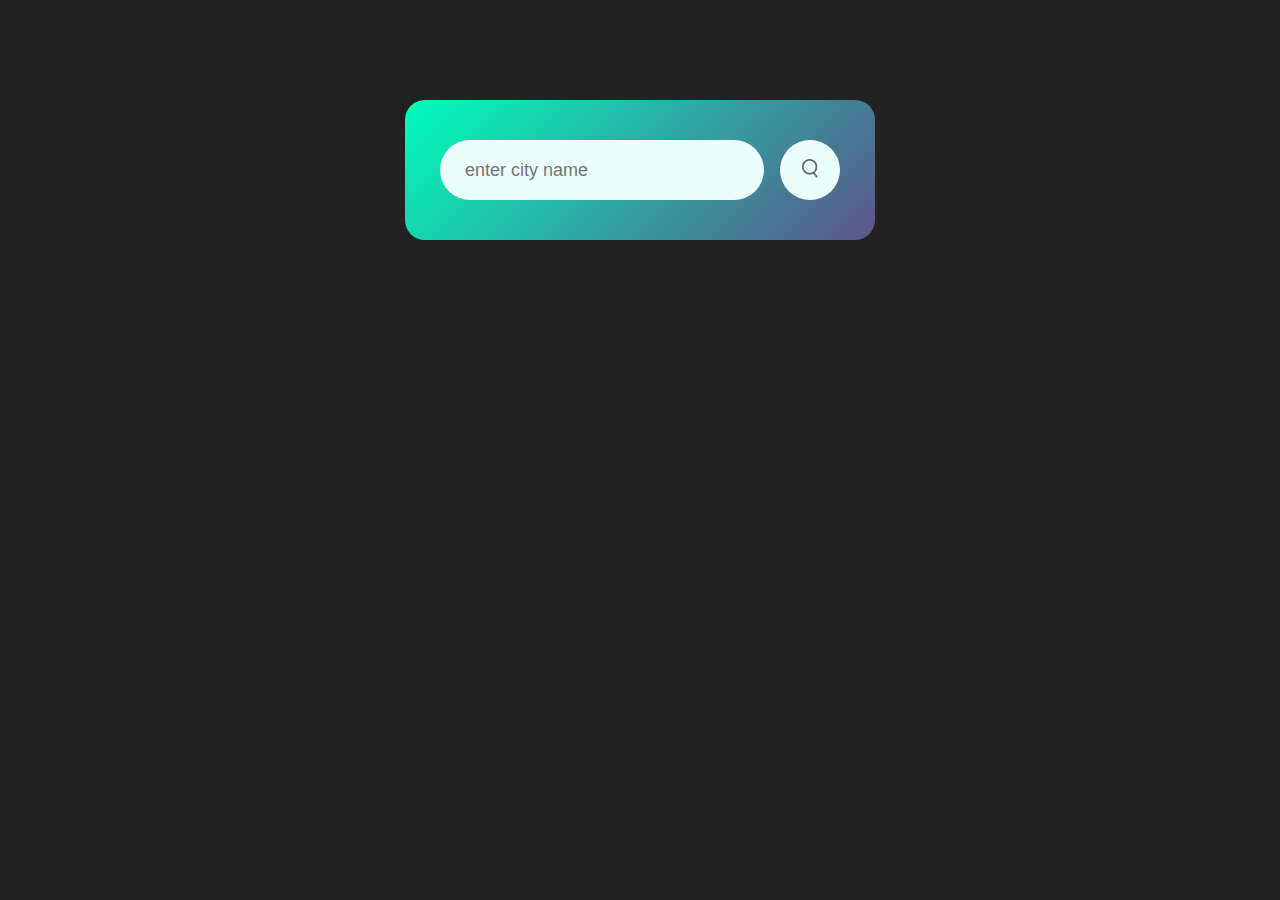
<file: Web Designing Projects/Project_01/weather-app/index.html>
<!DOCTYPE html>
<html lang="en">
<head>
    <meta charset="UTF-8">
    <meta name="viewport" content="width=device-width, initial-scale=1.0">
    <title>Weather App</title>
    <link rel="stylesheet" href="style.css">
</head>
<body>
    <div class="card">
        <div class="search">
            <input type="text" placeholder="enter city name" spellcheck="false">
            <button><img src="images/search.png"></button>
        </div> 
        <div class="error">
            <p>Invalid city name</p>
        </div>
        <div class="weather">
            <img src="images/rain.png" class="weather-icon">
            <h1 class="temp">22°c</h1>
            <h2 class="city">New York</h2>
            <div class="details">
                <div class="col">
                    <img src="images/humidity.png">
                    <div>
                        <p class="humidity">50%</p>
                        <p>Humidity</p>
                    </div>
                </div>
                <div class="col">
                    <img src="images/wind.png">
                    <div>
                        <p class="wind">15 km/h</p>
                        <p>Wind Speed</p>
                    </div>
                </div>
            </div>
            

        </div>
    </div>
    <script>
        const apikey = "a1ce9b9c29f4460a104e1901b9571a71";
        const apiUrl = "https://api.openweathermap.org/data/2.5/weather?units=metric&q=";

        const searchBox = document.querySelector(".search input");
        const searchBtn = document.querySelector(".search button");
        const weatherIcon = document.querySelector(".weather-icon");

        async function checkWeather(city) {
            const response = await fetch(apiUrl + city + `&appid=${apikey}`);
            
            
            if(response.status == 404){
                document.querySelector(".error").style.display = "block";
                document.querySelector(".weather").style.display = "none";
            } else{

                var data = await response.json();

            console.log(data);

            document.querySelector(".city").innerHTML = data.name;
            document.querySelector(".temp").innerHTML = Math.round(data.main.temp) + "°c";
            document.querySelector(".humidity").innerHTML = data.main.humidity + "%";
            document.querySelector(".wind").innerHTML = data.wind.speed + " km/h";

            if(data.weather[0].main == "Clouds"){
                weatherIcon.src = "images/clouds.png";
            }
            else if(data.weather[0].main == "Clear"){
                weatherIcon.src = "images/clear.png";
            }
            else if(data.weather[0].main == "Rain"){
                weatherIcon.src = "images/rain.png";
            }
            else if(data.weather[0].main == "Drizzle"){
                weatherIcon.src = "images/drizzle.png";
            }
            else if(data.weather[0].main == "Mist"){
                weatherIcon.src = "images/mist.png";
            }

            document.querySelector(".weather").style.display = "block";
            document.querySelector(".error").style.display = "none";
            }
            
        }


        searchBtn.addEventListener("click", ()=>{
            checkWeather(searchBox.value);
        })

        checkWeather();
    </script>
    
</body>
</html>
</file>
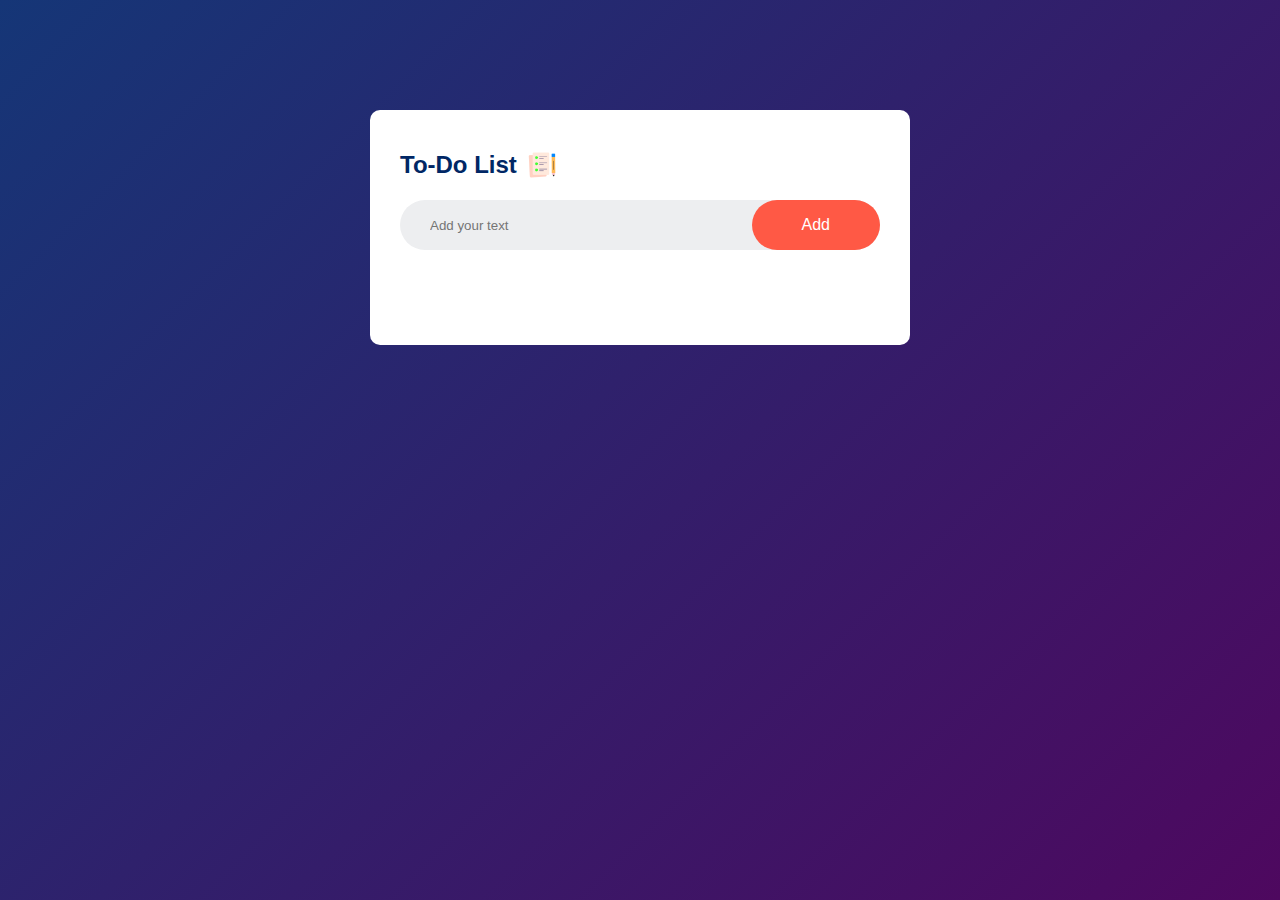
<file: Web Designing Projects/Project_02/To-Do list/index.html>
<!DOCTYPE html>
<html lang="en">
<head>
    <meta charset="UTF-8">
    <meta name="viewport" content="width=device-width, initial-scale=1.0">
    <title>To-Do List</title>
    <link rel="stylesheet" href="style.css">
</head>
<body>
    <div class="container">
        <div class="todo-app">
            <h2>To-Do List <img src="images/icon.png" ></h2>
            <div class="row">
                <input type="text" id="input-box" placeholder="Add your text">
                <button onclick="addTask()">Add</button>
            </div>
            <ul id="list-container">
                <!-- <li class="checked">Task 1</li>
                <li>Task 2</li>
                <li>Task 3</li> -->
            </ul>
        </div>
    </div> 
    <script src="script.js"></script>  
</body>
</html>
</file>
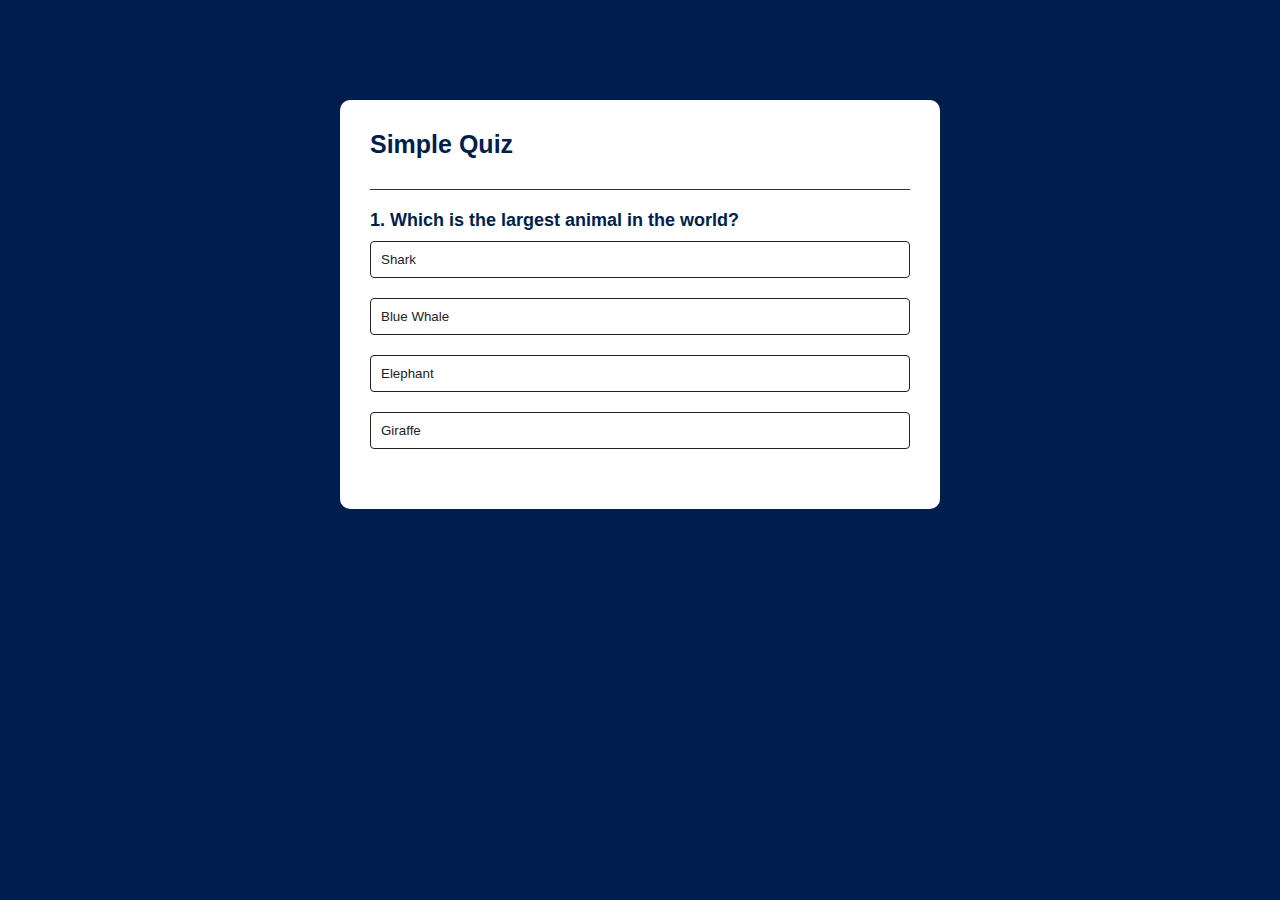
<file: Web Designing Projects/Project_03/Quiz App/index.html>
<!DOCTYPE html>
<html lang="en">
<head>
    <meta charset="UTF-8">
    <meta name="viewport" content="width=device-width, initial-scale=1.0">
    <title>Quiz App</title>
    <link rel="stylesheet" href="style.css">
</head>
<body>
    <div class="app">
        <h1>Simple Quiz</h1>
        <div class="quiz">
            <h2 id="question">Question goes here</h2>
            <div id="answer-buttons">
                <button class="btn">Answer 1</button>
                <button class="btn">Answer 2</button>
                <button class="btn">Answer 3</button>
                <button class="btn">Answer 4</button>
            </div>
            <button id="next-btn">Next</button>
        </div>
    </div>
    <script src="script.js"></script>  
</body>
</html>
</file>
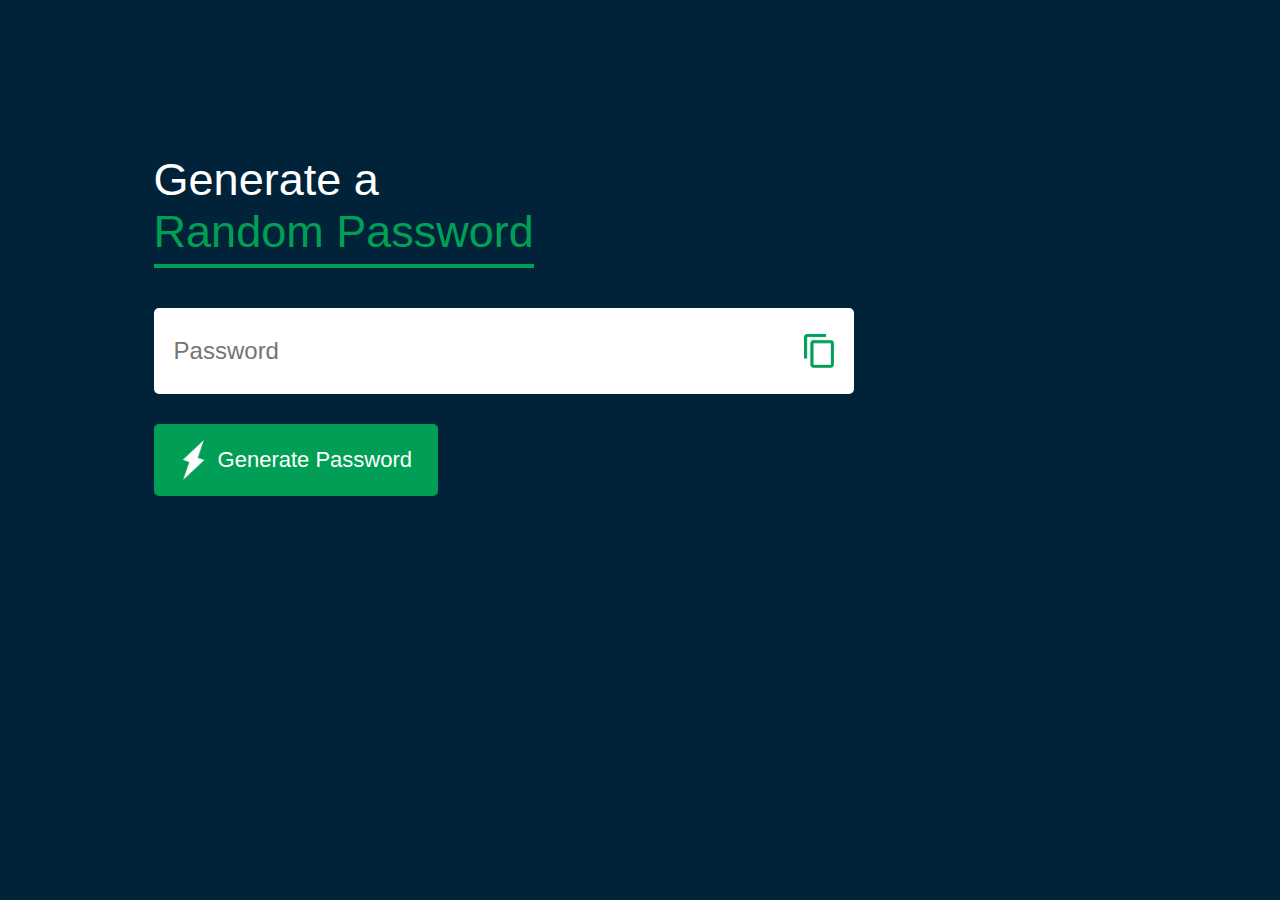
<file: Web Designing Projects/Project_04/Password Generator/index.html>
<!DOCTYPE html>
<html lang="en">
<head>
    <meta charset="UTF-8">
    <meta name="viewport" content="width=device-width, initial-scale=1.0">
    <title>Password Generator</title>
    <link rel="stylesheet" href="style.css">
</head>
<body>
    <div class="container">
        <h1>Generate a <br><span>Random Password</span></h1>
        <div class="display">
            <input type="text" id="password" placeholder="Password">
            <img src="images/copy.png" onclick="copyPassword()">
        </div>
        <button onclick="createPassword()"><img src="images/generate.png">Generate Password</button>
    </div>
    <script>
        const passwordBox = document.getElementById("password");
        const length = 12;

        const upperCase ="ABCDEFGHIJKLMNOPQRSTUVWXYZ";
        const lowerCase ="abcedfghijklmnopqrstuvwxya";
        const number = "0123456789";
        const symbol = "@#$%^&*()_+~|{}}[]<>/-=";

        const allChars = upperCase + lowerCase + number + symbol;

        function createPassword(){
            let password = "";
            password += upperCase[Math.floor(Math.random() * upperCase.length)];
            password += lowerCase[Math.floor(Math.random() * lowerCase.length)];
            password += number[Math.floor(Math.random() * number.length)];
            password += symbol[Math.floor(Math.random() * symbol.length)];

            while(length > password.length){
                password += allChars[Math.floor(Math.random() * allChars.length)];
            }
            passwordBox.value = password;
        }

        function copyPassword(){
            passwordBox.select();
            document.execCommand("copy");
        }
    </script>
</body>
</html>
</file>
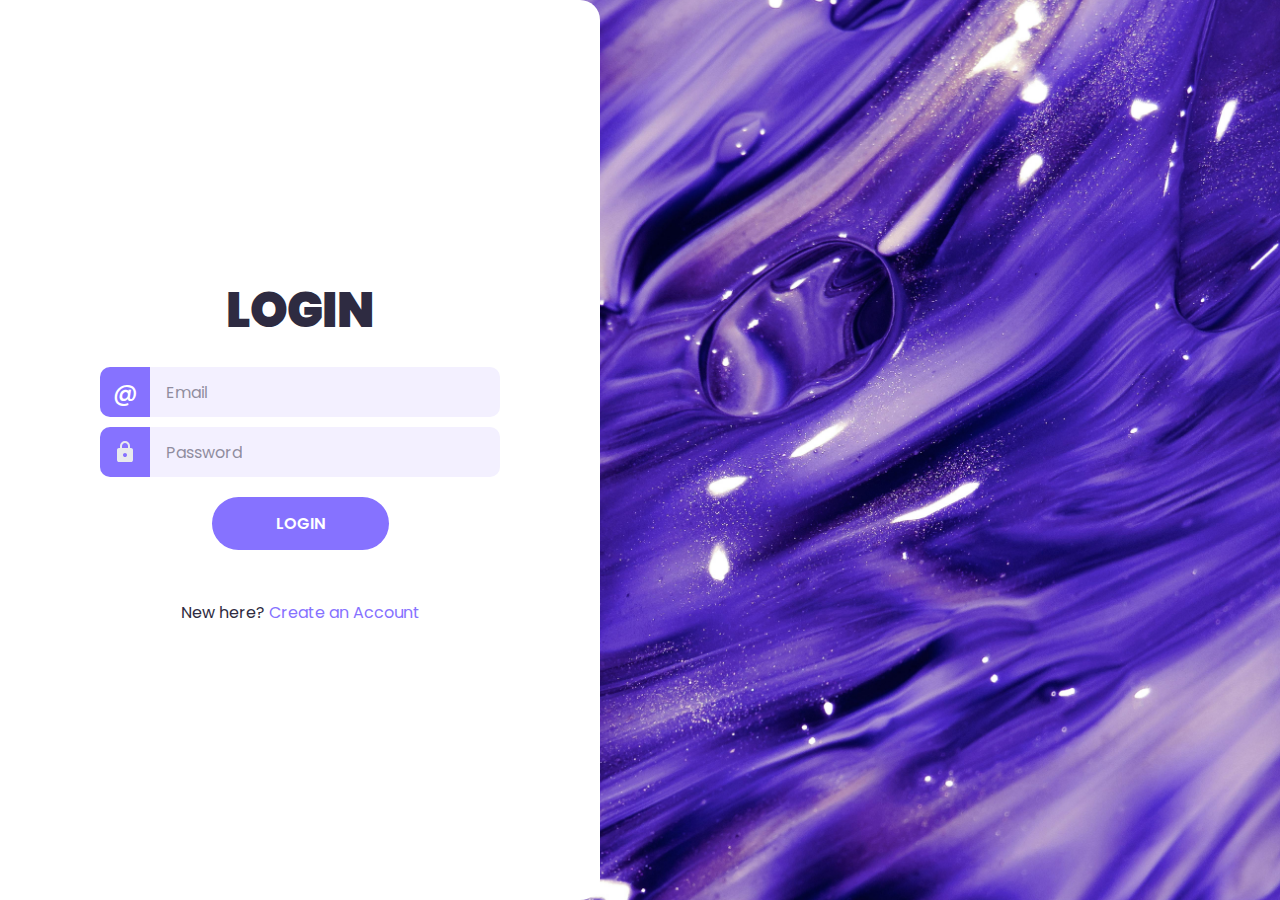
<file: Web Designing Projects/Project_05/Login and Sign Up/login.html>
<!DOCTYPE html>
<html lang="en">
<head>
    <meta charset="UTF-8">
    <meta name="viewport" content="width=device-width, initial-scale=1.0">
    <title></title>
    <link rel="stylesheet" href="style.css">
    <script type= text/javascript src="validation.js" defer></script>
</head>
<body>
    <div class="wrapper">
        <h1>Login</h1>
        <p id="error-message"></p>
        <form id="form">
            <div>
                <label for="email-input">
                    <span>@</span>
                </label>
                <input type="email" name="email" id="email-input" placeholder="Email">
            </div>
            <div>
                <label for="password-input">
                    <svg xmlns="http://www.w3.org/2000/svg" height="24px" viewBox="0 -960 960 960" width="24px" fill="#e8eaed"><path d="M240-80q-33 0-56.5-23.5T160-160v-400q0-33 23.5-56.5T240-640h40v-80q0-83 58.5-141.5T480-920q83 0 141.5 58.5T680-720v80h40q33 0 56.5 23.5T800-560v400q0 33-23.5 56.5T720-80H240Zm240-200q33 0 56.5-23.5T560-360q0-33-23.5-56.5T480-440q-33 0-56.5 23.5T400-360q0 33 23.5 56.5T480-280ZM360-640h240v-80q0-50-35-85t-85-35q-50 0-85 35t-35 85v80Z"/></svg>
                </label>
                <input type="password" name="password" id="password-input" placeholder="Password">
            </div>
            <button type="submit">Login</button>
        </form>
        <p>New here? <a href="signup.html">Create an Account</a></p>
    </div>
</body>
</html>
</file>
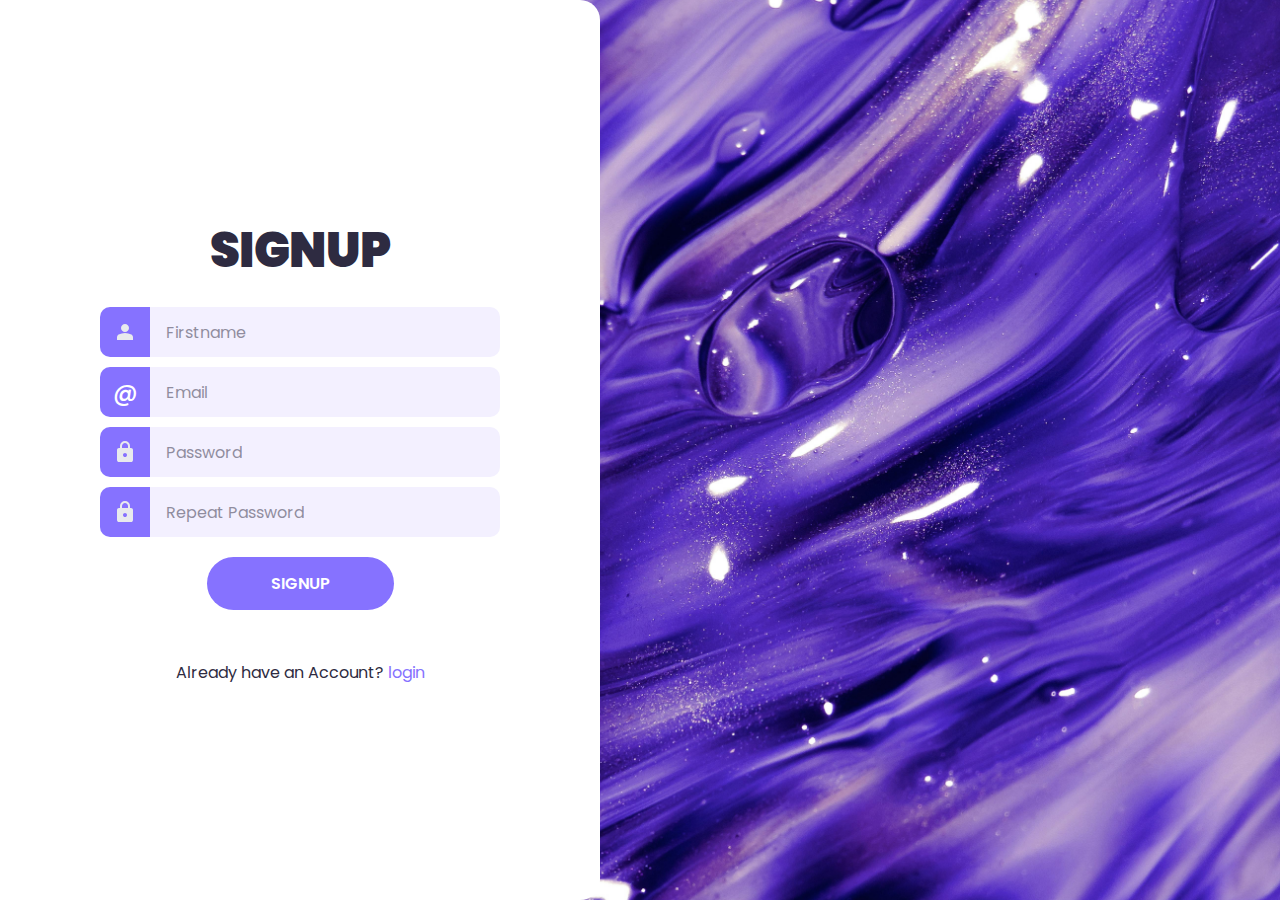
<file: Web Designing Projects/Project_05/Login and Sign Up/signup.html>
<!DOCTYPE html>
<html lang="en">
<head>
    <meta charset="UTF-8">
    <meta name="viewport" content="width=device-width, initial-scale=1.0">
    <title>Signup</title>
    <link rel="stylesheet" href="style.css">
    <script type= text/javascript src="validation.js" defer></script>
</head>
<body>
    <div class="wrapper">
        <h1> Signup</h1>
        <p id="error-message"></p>
        <form id="form">
            <div >
                <label for="firstname-input">
                    <svg xmlns="http://www.w3.org/2000/svg" height="24px" viewBox="0 -960 960 960" width="24px" fill="#e8eaed"><path d="M480-480q-66 0-113-47t-47-113q0-66 47-113t113-47q66 0 113 47t47 113q0 66-47 113t-113 47ZM160-160v-112q0-34 17.5-62.5T224-378q62-31 126-46.5T480-440q66 0 130 15.5T736-378q29 15 46.5 43.5T800-272v112H160Z"/></svg>
                </label>
                <input type="text" name="firstname" id="firstname-input" placeholder="Firstname">
            </div>
            <div>
                <label for="email-input">
                    <span>@</span>
                </label>
                <input type="email" name="email" id="email-input" placeholder="Email">
            </div>
            <div>
                <label for="password-input">
                    <svg xmlns="http://www.w3.org/2000/svg" height="24px" viewBox="0 -960 960 960" width="24px" fill="#e8eaed"><path d="M240-80q-33 0-56.5-23.5T160-160v-400q0-33 23.5-56.5T240-640h40v-80q0-83 58.5-141.5T480-920q83 0 141.5 58.5T680-720v80h40q33 0 56.5 23.5T800-560v400q0 33-23.5 56.5T720-80H240Zm240-200q33 0 56.5-23.5T560-360q0-33-23.5-56.5T480-440q-33 0-56.5 23.5T400-360q0 33 23.5 56.5T480-280ZM360-640h240v-80q0-50-35-85t-85-35q-50 0-85 35t-35 85v80Z"/></svg>
                </label>
                <input type="password" name="password" id="password-input" placeholder="Password">
            </div>
            <div>
                <label for="repeat-password-input">
                    <svg xmlns="http://www.w3.org/2000/svg" height="24px" viewBox="0 -960 960 960" width="24px" fill="#e8eaed"><path d="M240-80q-33 0-56.5-23.5T160-160v-400q0-33 23.5-56.5T240-640h40v-80q0-83 58.5-141.5T480-920q83 0 141.5 58.5T680-720v80h40q33 0 56.5 23.5T800-560v400q0 33-23.5 56.5T720-80H240Zm240-200q33 0 56.5-23.5T560-360q0-33-23.5-56.5T480-440q-33 0-56.5 23.5T400-360q0 33 23.5 56.5T480-280ZM360-640h240v-80q0-50-35-85t-85-35q-50 0-85 35t-35 85v80Z"/></svg>
                </label>
                <input type="password" name="repeat-password" id="repeat-password-input" placeholder="Repeat Password">
            </div>
            <button type="submit">Signup</button>
        </form>
        <p>Already have an Account? <a href="login.html">login</a></p>
    </div>
</body>
</html>
</file>
<file: Web Designing Projects/Project_01/weather-app/style.css>
*{
    margin: 0;
    padding: 0;
    font-family: 'Poppins', sans-serif;
    box-sizing: border-box;
}
body{
    background: #222;
}
.card{
    width: 90%;
    max-width: 470px;
    background: linear-gradient(135deg, #00feba, #5b548a);
    color: #fff;
    margin: 100px auto 0;
    border-radius: 20px;
    padding: 40px 35px;
    text-align: center;
}
.search{
    width: 100%;
    display: flex;
    align-items: center;
    justify-content: space-between;
}
.search input{
    border: 0;
    outline: 0;
    background: #ebfffc;
    color: #555;
    padding: 10px 25px;
    height: 60px;
    border-radius: 30px;
    flex: 1;
    margin-right: 16px;
    font-size: 18px;
}
.search button{
    border: 0;
    outline: 0;
    background: #ebfffc;
    border-radius: 50%;
    width: 60px;
    height: 60px;
    cursor: pointer;
}
.search button img{
    width: 16px;
}
.weather-icon{
    width: 170px;
    margin-top: 30px;
}
.weather h1{
    font-size: 80px;
    font-weight: 500;
}
.weather h2{
    font-size: 45px;
    font-weight: 400;
    margin-top: -10px;
}
.details{
    display: flex;
    align-items: center;
    justify-content: space-between;
    padding: 0 20px;
    margin-top: 50px;
}
.col{
    display: flex;
    align-items: center;
    text-align: left;
}
.col img{
    width: 40px;
    margin-right: 10px;
}
.humidity, .wind{
    font-size: 28px;
    margin-top: -6px;
}
.weather{
    display: none;
}
.error{
    text-align: left;
    margin-left: 10px;
    font-size: 14px;
    margin-top: 10px;
    display: none;
}
</file>
<file: Web Designing Projects/Project_02/To-Do list/style.css>
*{
    margin: 0;
    padding: 0;
    font-family: 'Poppins', sans-serif;
    box-sizing: border-box;
}
.container{
    width: 100%;
    min-height: 100vh;
    background: linear-gradient(135deg, #153677, #4e085f);
    padding: 10px;
}
.todo-app{
    width: 100%;
    max-width: 540px;
    background: #fff;
    margin: 100px auto 20px;
    padding: 40px 30px 70px;
    border-radius: 10px;
}
.todo-app h2{
    color: #002765;
    display: flex;
    align-items: center;
    margin-bottom : 20px;
}
.todo-app h2 img{
    width: 30px;
    margin-left: 10px;
}
.row{
    display: flex;
    align-items: center;
    justify-content: space-between;
    background: #edeef0;
    border-radius: 30px;
    padding-left: 20px;
    margin-bottom: 25px;
}
input{
    flex: 1;
    border: none;
    outline: none;
    background: transparent;
    padding: 10px;
    font-weight: 14px;
}
button{
    border: none;
    outline: none;
    padding: 16px 50px;
    background: #ff5945;
    color: #fff;
    font-size: 16px;
    cursor: pointer;
    border-radius: 40px;
}
ul li{
    list-style: none;
    font-size: 17px;
    padding: 12px 8px 12px 50px;
    user-select: none;
    cursor: pointer;
    position: relative;
}
ul li::before{
    content: '';
    position: absolute;
    height: 28px;
    width: 28px;
    border-radius: 50%;
    background-image: url(images/unchecked.png);
    background-size: cover;
    background-position: center;
    top: 12px;
    left: 8px;
}
ul li.checked{
    color: #555;
    text-decoration: line-through;
}
ul li.checked::before{
    background-image: url(images/checked.png);
}
ul li span{
    position: absolute;
    right: 0;
    top: 5px;
    width: 40px;
    height: 40px;
    font-size: 22px;
    color: #555;
    line-height: 40px;
    text-align: center;
    border-radius: 50%;
}
ul li span:hover{
    background: #edeef0;   
}
</file>
<file: Web Designing Projects/Project_03/Quiz App/style.css>
*{
    margin: 0;
    padding: 0;
    font-family: 'Poppins', sans-serif;
    box-sizing: border-box;
}
body{
    background: #001e4d;
}
.app{
    background: #fff;
    width: 90%;
    max-width: 600px;
    margin: 100px auto 0;
    border-radius: 10px;
    padding: 30px;
}
.app h1{
    font-size: 25px;
    color: #001e4d;
    font-weight: 600;
    border-bottom: 1px solid #333;
    padding-bottom: 30px;
}
.quiz{
    padding: 20px 0;
}
.quiz h2{
    font-size: 18px;
    color: #001e4d;
    font-weight: 600;
}
.btn{
    background: #fff;
    color: #222;
    font-weight: 500;
    width: 100%;
    border: 1px solid #222;
    padding: 10px;
    margin: 10px 0;
    text-align: left;
    border-radius: 4px;
    cursor: pointer;
}
.btn:hover:not([disabled]){
    background: #222;
    color: #fff;
}
.btn:disabled{
    cursor: no-drop;
}
#next-btn{
    background: #001e4d;
    color: #fff;
    font-weight: 500;
    width: 150px;
    border: 0;
    padding: 10px;
    margin: 20px auto 0;
    border-radius: 4px;
    cursor: pointer;
    display: none;
}
.correct{
    background: #9aeabc;
}
.incorrect{
    background: #ff9393;
}
</file>
<file: Web Designing Projects/Project_04/Password Generator/style.css>
*{
    margin: 0;
    padding: 0;
    font-family: 'Poppins', sans-serif;
    box-sizing: border-box;
}
body{
    background: #002339;
    color: #fff;
}
.container{
    margin: 12%;
    width: 90%;
    max-width: 700px;
}
.display{
    width: 100%;
    margin-top: 50px;
    margin-bottom: 30px;
    background: #fff;
    color: #333;
    display: flex;
    align-items: center;
    justify-content: space-between;
    padding: 26px 20px;
    border-radius: 5px;
}
.container h1{
    font-weight: 500;
    font-size: 45px;
}
.container h1 span{
    color: #019f55;
    border-bottom: 4px solid #019f55;
    padding-bottom: 7px;
}
.display img{
    width: 30px;
    cursor: pointer; 
}
.display input{
    border: 0;
    outline: 0;
    font-size: 24px;
}
.container button img{
    width: 28px;
    margin-right: 10px;
}
.container button{
    border: 0;
    outline: 0;
    background: #019f55;
    color: #fff;
    font-size: 22px;
    font-weight: 300;
    display: flex;
    align-items: center;
    justify-content: center;
    padding: 16px 26px;
    border-radius: 5px;
    cursor: pointer;
}
</file>
<file: Web Designing Projects/Project_05/Login and Sign Up/style.css>
@import url('https://fonts.googleapis.com/css2?family=Poppins:ital,wght@0,100;0,200;0,300;0,400;0,500;0,600;0,700;0,800;0,900;1,100;1,200;1,300;1,400;1,500;1,600;1,700;1,800;1,900&display=swap');
:root{
    --accent-color: #8672FF;
    --base-color: white;
    --text-color: #2E2B41;
    --input-color: #F3F0FF;
}
*{
    margin: 0;
    padding: 0;  
}
html{
    font-family: Poppins, Segoe UI, sans-serif;
    font-size: 12pt;
    color:var(--text-color);
    text-align: center;
}
body{
    min-height: 100vh;
    background-image: url(background.jpg);
    background-size: cover;
    background-position: right;
    overflow: hidden;
}
.wrapper{
    box-sizing: border-box;
    background-color: var(--base-color);
    height: 100vh;
    width: max(40%, 600px);
    padding: 10px;
    border-radius: 0 20px 20px 0;
    display: flex;
    flex-direction: column;
    align-items: center;
    justify-content: center;
}
h1{
    font-size: 3rem;
    font-weight: 900;
    text-transform: uppercase;
}
form{
   width: min(400px, 100%);
   margin-top: 20px;
   margin-bottom: 50px;
   display: flex;
   flex-direction: column;
   align-items: center;
   gap: 10px;
}
form > div{
    width: 100%;
    display: flex;
    justify-content: center;
}
form label{
    flex-shrink: 0;
    height: 50px;
    width: 50px;
    background-color: var(--accent-color);
    fill: var(--base-color);
    color: var(--base-color);
    border-radius: 10px 0 0 10px;
    display: flex;
    justify-content: center;
    align-items: center;
    font-size: 1.5rem;
    font-weight: 500;
}
form input{
    box-sizing: border-box;
    flex-grow: 1;
    min-width: 0;
    height: 50px;
    padding: 1em;
    font: inherit;
    border-radius: 0 10px 10px 0;
    border: 2px solid var(--input-color);
    border-left: none;
    background-color: var(--input-color);
    transition: 150ms ease;
}
form input:hover{
    border-color: var(--accent-color);
}
form input:focus{
    outline: none;
    border-color: var(--text-color);   
}
div:has(input:focus) > label{
    background-color: var(--text-color);
}
form input::placeholder{
    color: var(--text-color);
    opacity: 0.5;
}
form button{
    margin-top: 10px;
    border: none;
    border-radius: 1000px;
    padding: 0.85em 4em;
    background-color: var(--accent-color);
    color: var(--base-color);
    font: inherit;
    font-weight: 600;
    text-transform: uppercase;
    cursor: pointer;
    transition: 150ms ease;
}
form button:hover{
    background-color: var(--text-color);
}
form button:focus{
    outline: none;
    background-color: var(--text-color);
}
a{
    text-decoration: none;
    color: var(--accent-color);
}
a:hover{
    text-decoration: underline;
}
@media(max-width: 1100px){
    .wrapper{
        width: min(600px, 100%);
        border-radius: 0;
    }
}
form div.incorrect label{
    background-color: #f06272;
}
form div.incorrect input{
    border-color: #f06272;
}
#error-message{
    color: #f06272;
}
</file>
